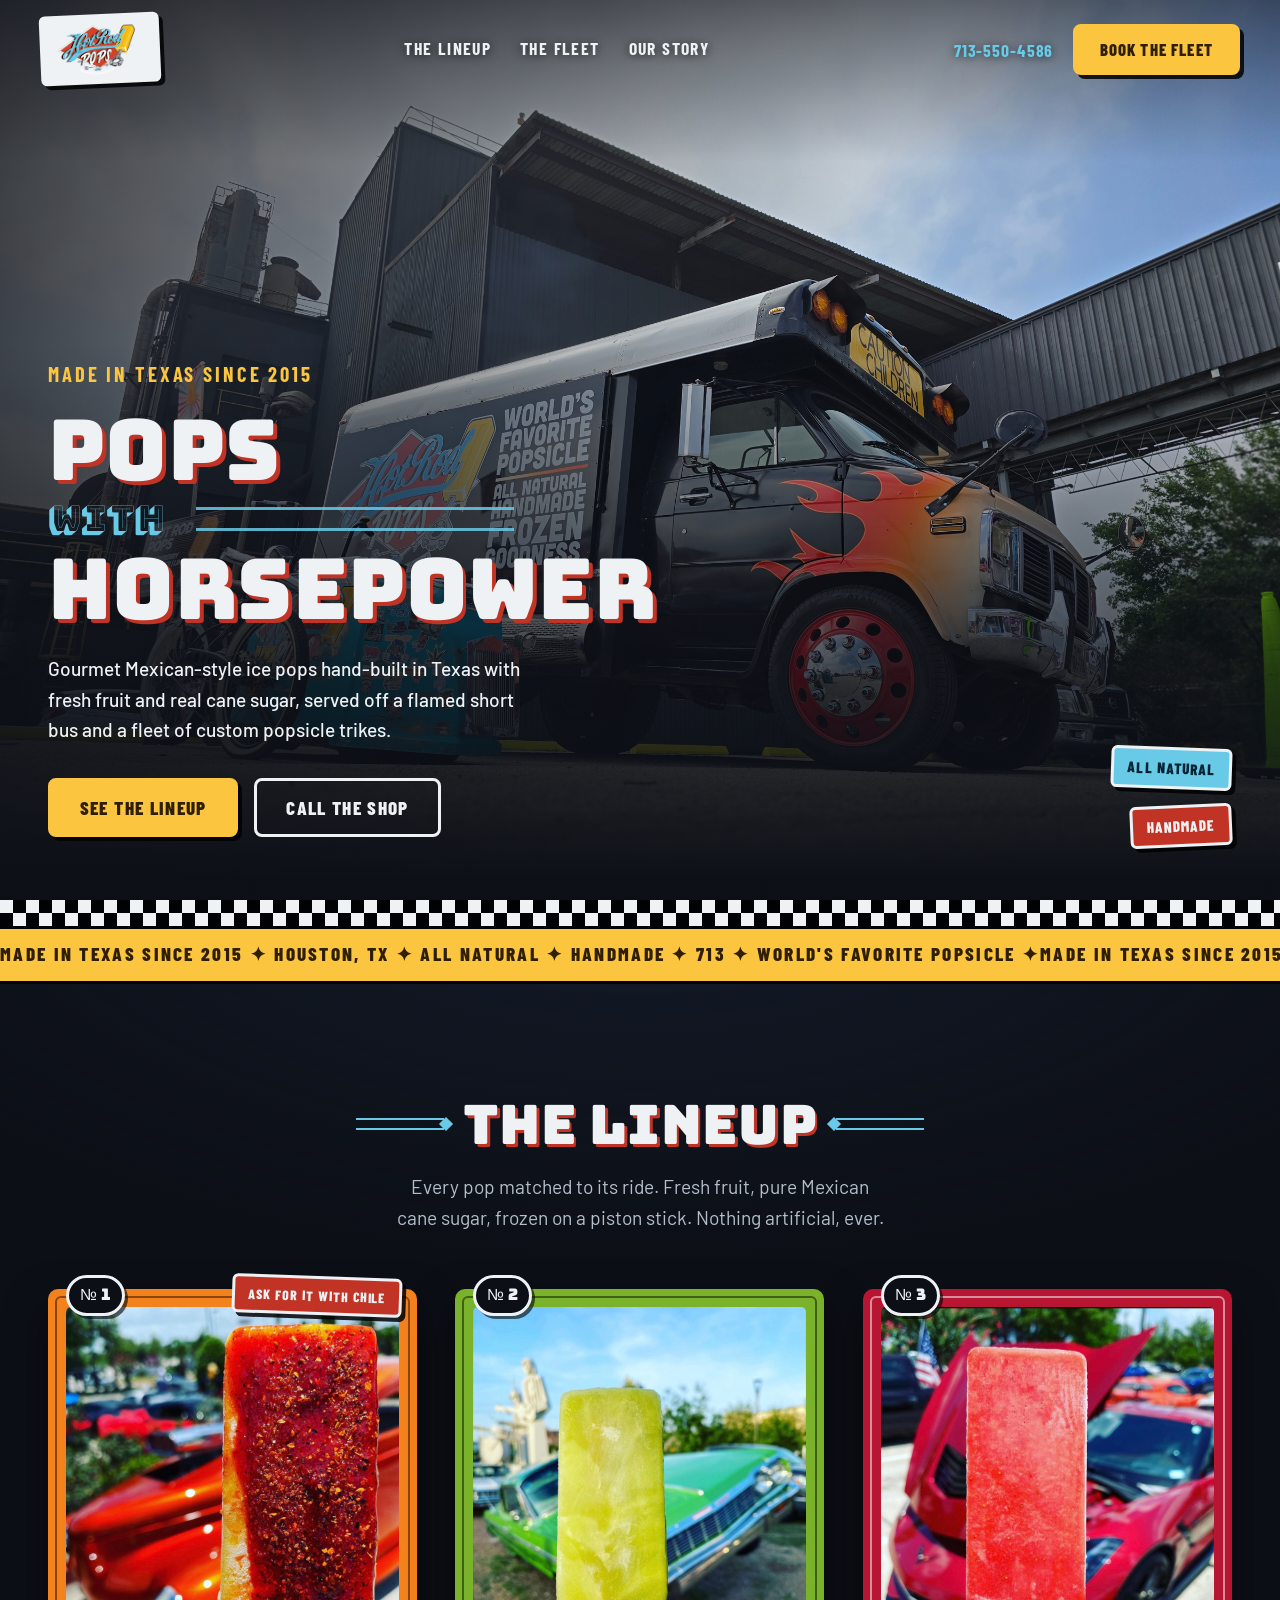
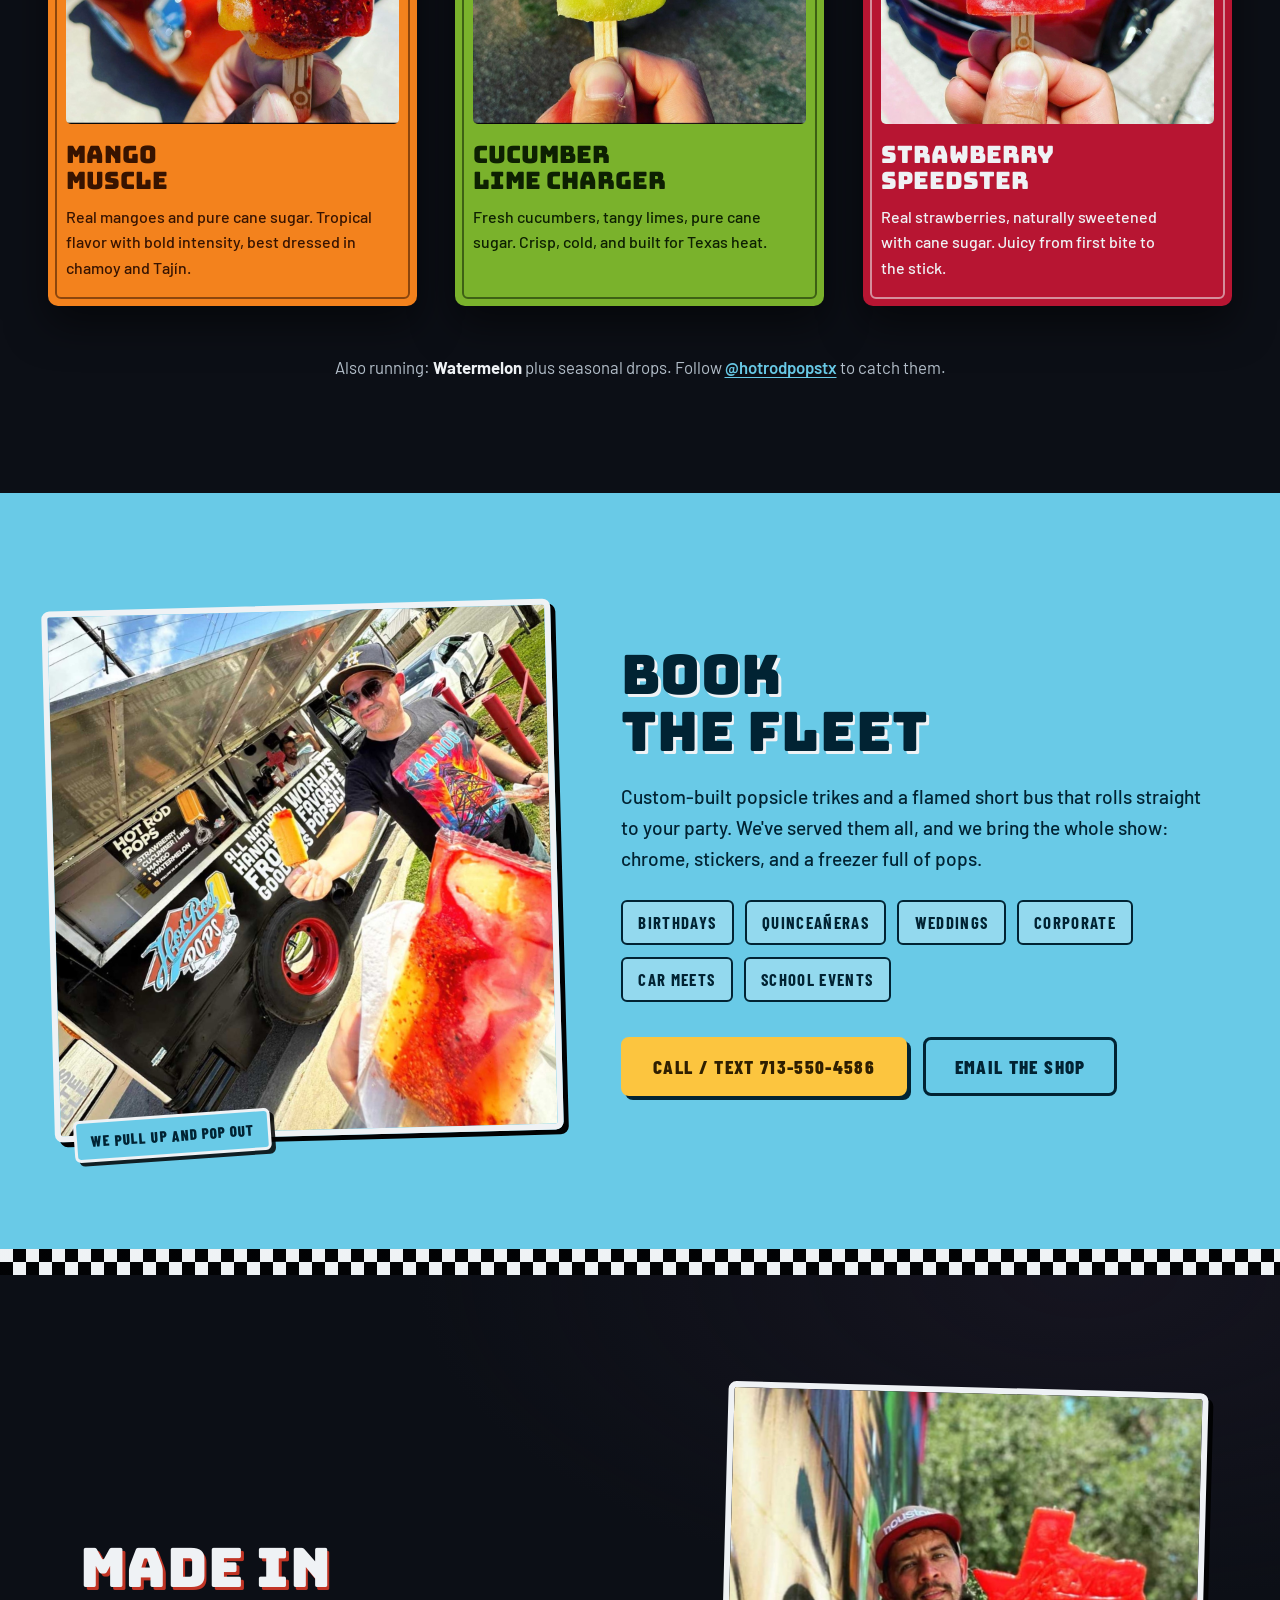
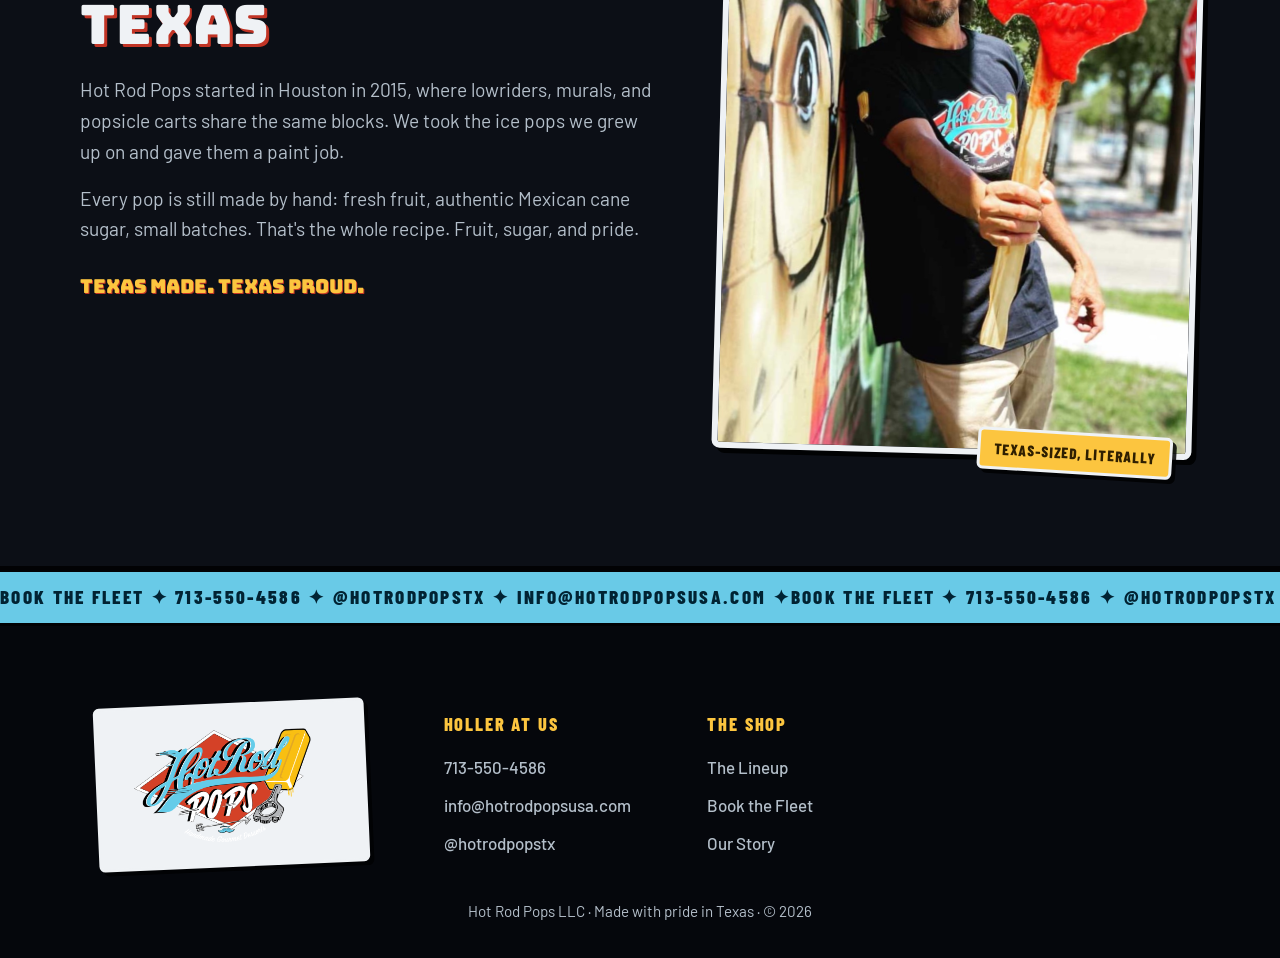
<file: index.html>
<!DOCTYPE html>
<html lang="en">
<head>
  <meta charset="UTF-8">
  <meta name="viewport" content="width=device-width, initial-scale=1.0">
  <title>Hot Rod Pops — Gourmet Ice Pops, Made in Texas</title>
  <meta name="description" content="Handmade Mexican-style ice pops made in Texas since 2015. Fresh fruit, real cane sugar, served off a flamed short bus and custom popsicle trikes. Book the fleet for your next event.">
  <meta property="og:title" content="Hot Rod Pops — Gourmet Ice Pops, Made in Texas">
  <meta property="og:image" content="https://www.hotrodpopsusa.com/assets/fleet.jpg">
  <link rel="icon" href="assets/logo.png" type="image/png">
  <link rel="preconnect" href="https://fonts.googleapis.com">
  <link rel="preconnect" href="https://fonts.gstatic.com" crossorigin>
  <link href="https://fonts.googleapis.com/css2?family=Bungee&family=Bungee+Shade&family=Barlow:ital,wght@0,400;0,500;0,600;1,500&family=Barlow+Condensed:wght@600;700;800&display=swap" rel="stylesheet">
  <link rel="stylesheet" href="styles.css">
</head>
<body>

  <a class="skip-link" href="#flavors">Skip to flavors</a>

  <header class="nav" id="top">
    <a class="nav-logo sticker sticker--tilt-l" href="#top">
      <img src="assets/logo.png" alt="Hot Rod Pops — home" width="112" height="64">
    </a>
    <nav class="nav-links" aria-label="Main">
      <a href="#flavors">The Lineup</a>
      <a href="#fleet">The Fleet</a>
      <a href="#story">Our Story</a>
    </nav>
    <div class="nav-actions">
      <a class="nav-tel" href="tel:+17135504586">713-550-4586</a>
      <a class="btn btn--yellow" href="#fleet">Book the Fleet</a>
    </div>
  </header>

  <main>

    <!-- ============ HERO ============ -->
    <section class="hero">
      <img class="hero-photo" src="assets/fleet.jpg"
           alt="The Hot Rod Pops fleet: a black short bus with airbrushed flames and red steelies, next to the sticker-bombed turquoise popsicle trike" fetchpriority="high">
      <div class="hero-scrim" aria-hidden="true"></div>

      <div class="hero-inner">
        <p class="hero-since reveal">Made in Texas since 2015</p>
        <h1 class="hero-title">
          <span class="hero-line reveal">Pops</span>
          <span class="hero-line hero-line--shade reveal">with</span>
          <span class="hero-line reveal">Horsepower</span>
        </h1>
        <p class="hero-sub reveal">Gourmet Mexican-style ice pops hand-built in Texas with
        fresh fruit and real cane sugar, served off a flamed short bus and a fleet of custom popsicle trikes.</p>
        <div class="hero-cta reveal">
          <a class="btn btn--yellow btn--big" href="#flavors">See the Lineup</a>
          <a class="btn btn--ghost btn--big" href="tel:+17135504586">Call the Shop</a>
        </div>
      </div>

      <div class="hero-stickers" aria-hidden="true">
        <span class="sticker sticker--blue sticker--tilt-r">All natural</span>
        <span class="sticker sticker--red sticker--tilt-l">Handmade</span>
      </div>
    </section>

    <div class="checker-seam" aria-hidden="true"></div>

    <!-- ============ MARQUEE ============ -->
    <div class="marquee" aria-hidden="true">
      <div class="marquee-track">
        <span>Made in Texas since 2015 ✦ Houston, TX ✦ All natural ✦ Handmade ✦ 713 ✦ World's favorite popsicle ✦ </span><span>Made in Texas since 2015 ✦ Houston, TX ✦ All natural ✦ Handmade ✦ 713 ✦ World's favorite popsicle ✦ </span>
      </div>
    </div>

    <!-- ============ FLAVORS ============ -->
    <section class="lineup" id="flavors">
      <div class="lineup-head">
        <h2 class="section-title"><span class="title-pin" aria-hidden="true"></span>The Lineup<span class="title-pin title-pin--flip" aria-hidden="true"></span></h2>
        <p class="lineup-lede">Every pop matched to its ride. Fresh fruit, pure Mexican cane sugar, frozen on a piston stick. Nothing artificial, ever.</p>
      </div>

      <div class="loteria-row">

        <article class="loteria loteria--mango reveal">
          <div class="loteria-frame">
            <span class="loteria-num" aria-hidden="true">№ 1</span>
            <span class="loteria-tag sticker sticker--red sticker--tilt-r">Ask for it with chile</span>
            <figure class="loteria-photo">
              <img src="assets/pop-mango.jpg" loading="lazy"
                   alt="Mango Muscle dressed in chamoy and Tajín, held up in front of a candy-orange hot rod">
            </figure>
            <h3 class="loteria-name">Mango<br>Muscle</h3>
            <p class="loteria-desc">Real mangoes and pure cane sugar. Tropical flavor with bold intensity, best dressed in chamoy and Tajín.</p>
          </div>
        </article>

        <article class="loteria loteria--lime reveal">
          <div class="loteria-frame">
            <span class="loteria-num" aria-hidden="true">№ 2</span>
            <figure class="loteria-photo">
              <img src="assets/pop-cucumber-lime.jpg" loading="lazy"
                   alt="Cucumber Lime Charger held up in front of a lime-green lowrider">
            </figure>
            <h3 class="loteria-name">Cucumber<br>Lime Charger</h3>
            <p class="loteria-desc">Fresh cucumbers, tangy limes, pure cane sugar. Crisp, cold, and built for Texas heat.</p>
          </div>
        </article>

        <article class="loteria loteria--fresa reveal">
          <div class="loteria-frame">
            <span class="loteria-num" aria-hidden="true">№ 3</span>
            <figure class="loteria-photo">
              <img src="assets/pop-strawberry.jpg" loading="lazy"
                   alt="Strawberry Speedster held up in front of a red Corvette with its hood up">
            </figure>
            <h3 class="loteria-name">Strawberry<br>Speedster</h3>
            <p class="loteria-desc">Real strawberries, naturally sweetened with cane sugar. Juicy from first bite to the stick.</p>
          </div>
        </article>

      </div>

      <p class="lineup-more">Also running: <strong>Watermelon</strong> plus seasonal drops.
        Follow <a href="https://www.instagram.com/hotrodpopstx" rel="noopener">@hotrodpopstx</a> to catch them.</p>
    </section>

    <!-- ============ FLEET / BOOKING ============ -->
    <section class="fleet" id="fleet">
      <div class="fleet-grid">
        <figure class="fleet-photo reveal">
          <img src="assets/serving-window.jpg" loading="lazy" width="1340" height="1400"
               alt="A customer in an Astros cap grabbing a mango pop with chamoy at the bus serving window">
          <figcaption class="sticker sticker--blue sticker--tilt-l">We Pull Up and Pop Out</figcaption>
        </figure>
        <div class="fleet-copy">
          <h2 class="section-title section-title--left">Book<br>the Fleet</h2>
          <p>Custom-built popsicle trikes and a flamed short bus that rolls straight to your party. We've served
          them all, and we bring the whole show: chrome, stickers, and a freezer full of pops.</p>
          <ul class="plate-list" role="list">
            <li>Birthdays</li>
            <li>Quinceañeras</li>
            <li>Weddings</li>
            <li>Corporate</li>
            <li>Car meets</li>
            <li>School events</li>
          </ul>
          <div class="fleet-cta">
            <a class="btn btn--yellow btn--big" href="tel:+17135504586">Call / text 713-550-4586</a>
            <a class="btn btn--ghost btn--big" href="mailto:info@hotrodpopsusa.com?subject=Fleet%20booking">Email the shop</a>
          </div>
        </div>
      </div>
    </section>

    <div class="checker-seam" aria-hidden="true"></div>

    <!-- ============ STORY ============ -->
    <section class="story" id="story">
      <div class="story-grid">
        <div class="story-copy">
          <h2 class="section-title section-title--left">Made in<br>Texas</h2>
          <p>Hot Rod Pops started in Houston in 2015, where lowriders, murals, and popsicle carts share
          the same blocks. We took the ice pops we grew up on and gave them a paint job.</p>
          <p>Every pop is still made by hand: fresh fruit, authentic Mexican cane sugar, small batches. That's
          the whole recipe. Fruit, sugar, and pride.</p>
          <p class="story-callout">Texas made. Texas proud.</p>
        </div>
        <figure class="story-photo reveal">
          <img src="assets/founder-mural.jpg" loading="lazy" width="1000" height="1400"
               alt="The founder in a Houston cap, leaning on a mural, holding a giant Texas-shaped strawberry ice pop">
          <figcaption class="sticker sticker--yellow sticker--tilt-r">Texas-sized, literally</figcaption>
        </figure>
      </div>
    </section>

    <!-- ============ CONTACT / FOOTER ============ -->
    <footer class="footer">
      <div class="marquee marquee--footer" aria-hidden="true">
        <div class="marquee-track">
          <span>Book the fleet ✦ 713-550-4586 ✦ @hotrodpopstx ✦ info@hotrodpopsusa.com ✦ </span><span>Book the fleet ✦ 713-550-4586 ✦ @hotrodpopstx ✦ info@hotrodpopsusa.com ✦ </span>
        </div>
      </div>

      <div class="footer-inner">
        <div class="footer-brand sticker sticker--tilt-l">
          <img src="assets/logo.png" alt="Hot Rod Pops" width="220" height="126">
        </div>
        <div class="footer-cols">
          <div class="footer-col">
            <h3>Holler at us</h3>
            <a href="tel:+17135504586">713-550-4586</a>
            <a href="mailto:info@hotrodpopsusa.com">info@hotrodpopsusa.com</a>
            <a href="https://www.instagram.com/hotrodpopstx" rel="noopener">@hotrodpopstx</a>
          </div>
          <div class="footer-col">
            <h3>The shop</h3>
            <a href="#flavors">The Lineup</a>
            <a href="#fleet">Book the Fleet</a>
            <a href="#story">Our Story</a>
          </div>
        </div>
      </div>
      <p class="footer-legal">Hot Rod Pops LLC · Made with pride in Texas · © 2026</p>
    </footer>

  </main>

  <script src="script.js" defer></script>
</body>
</html>
</file>
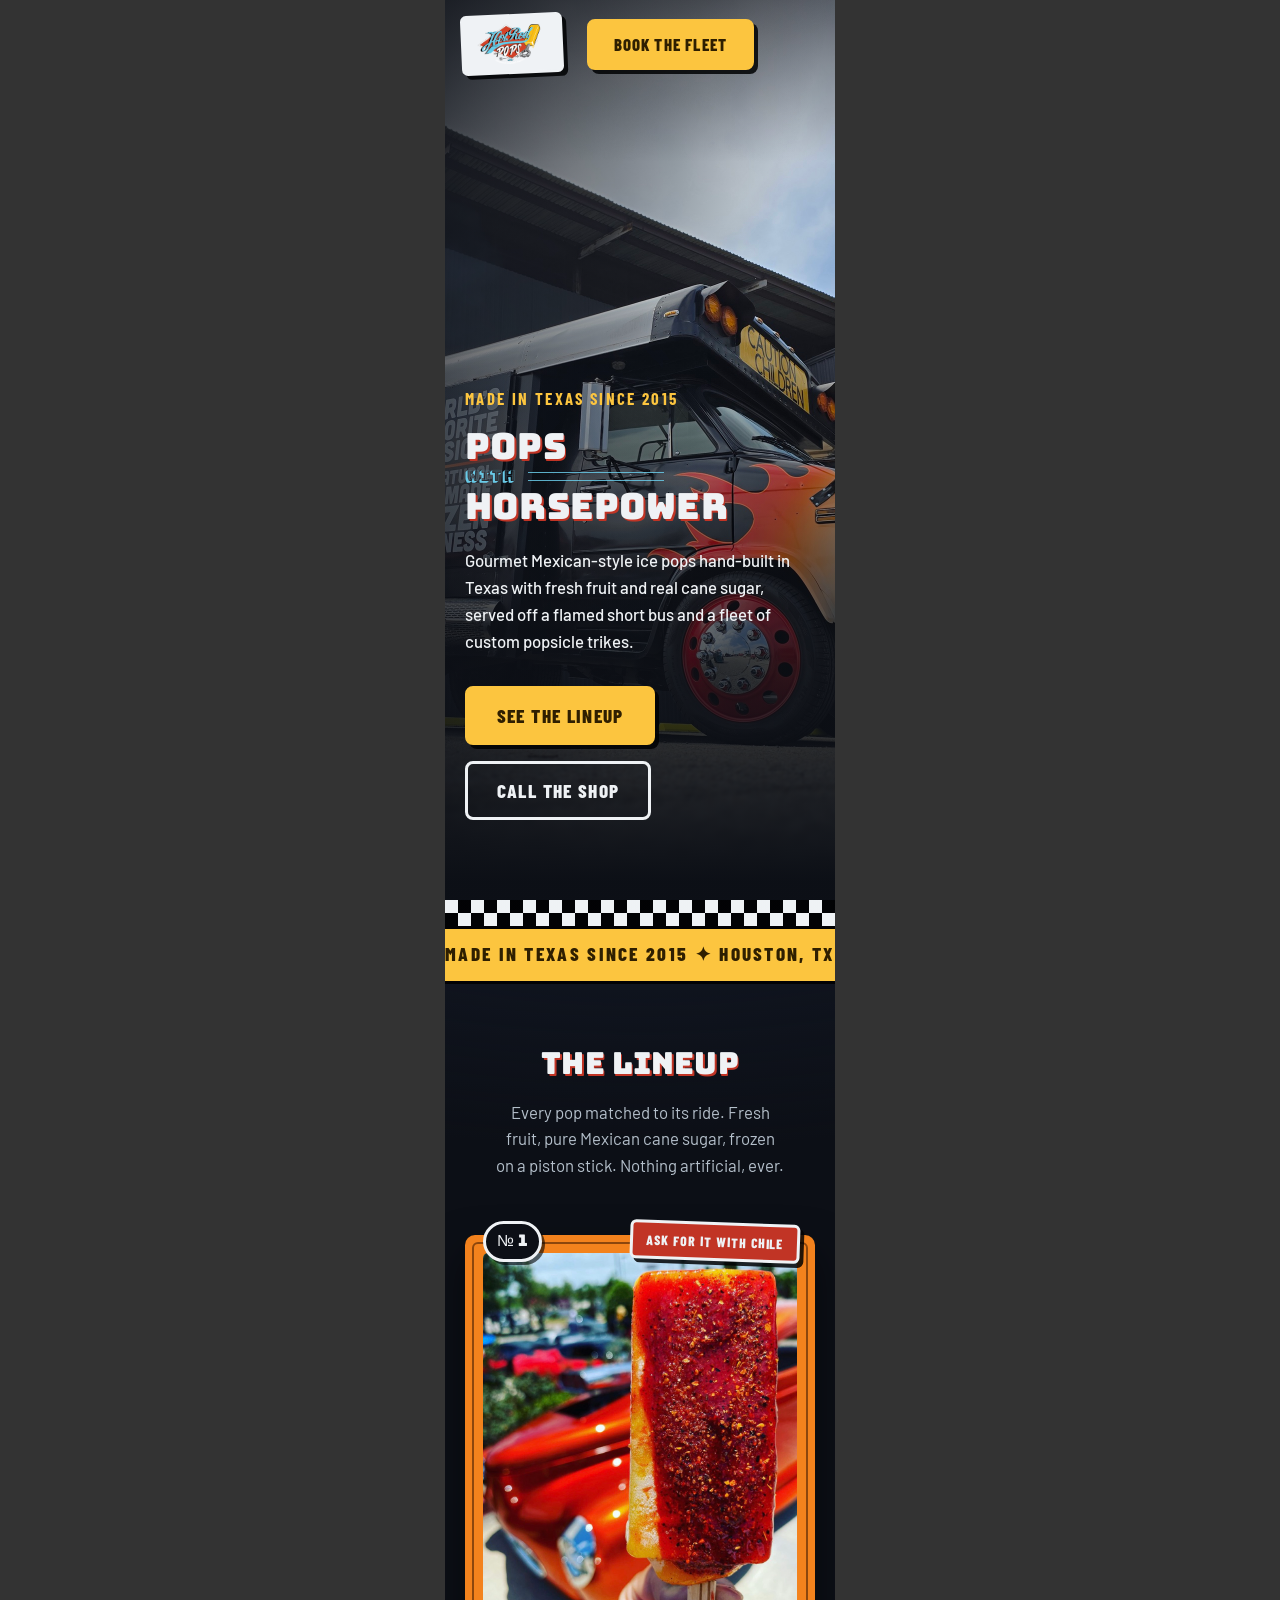
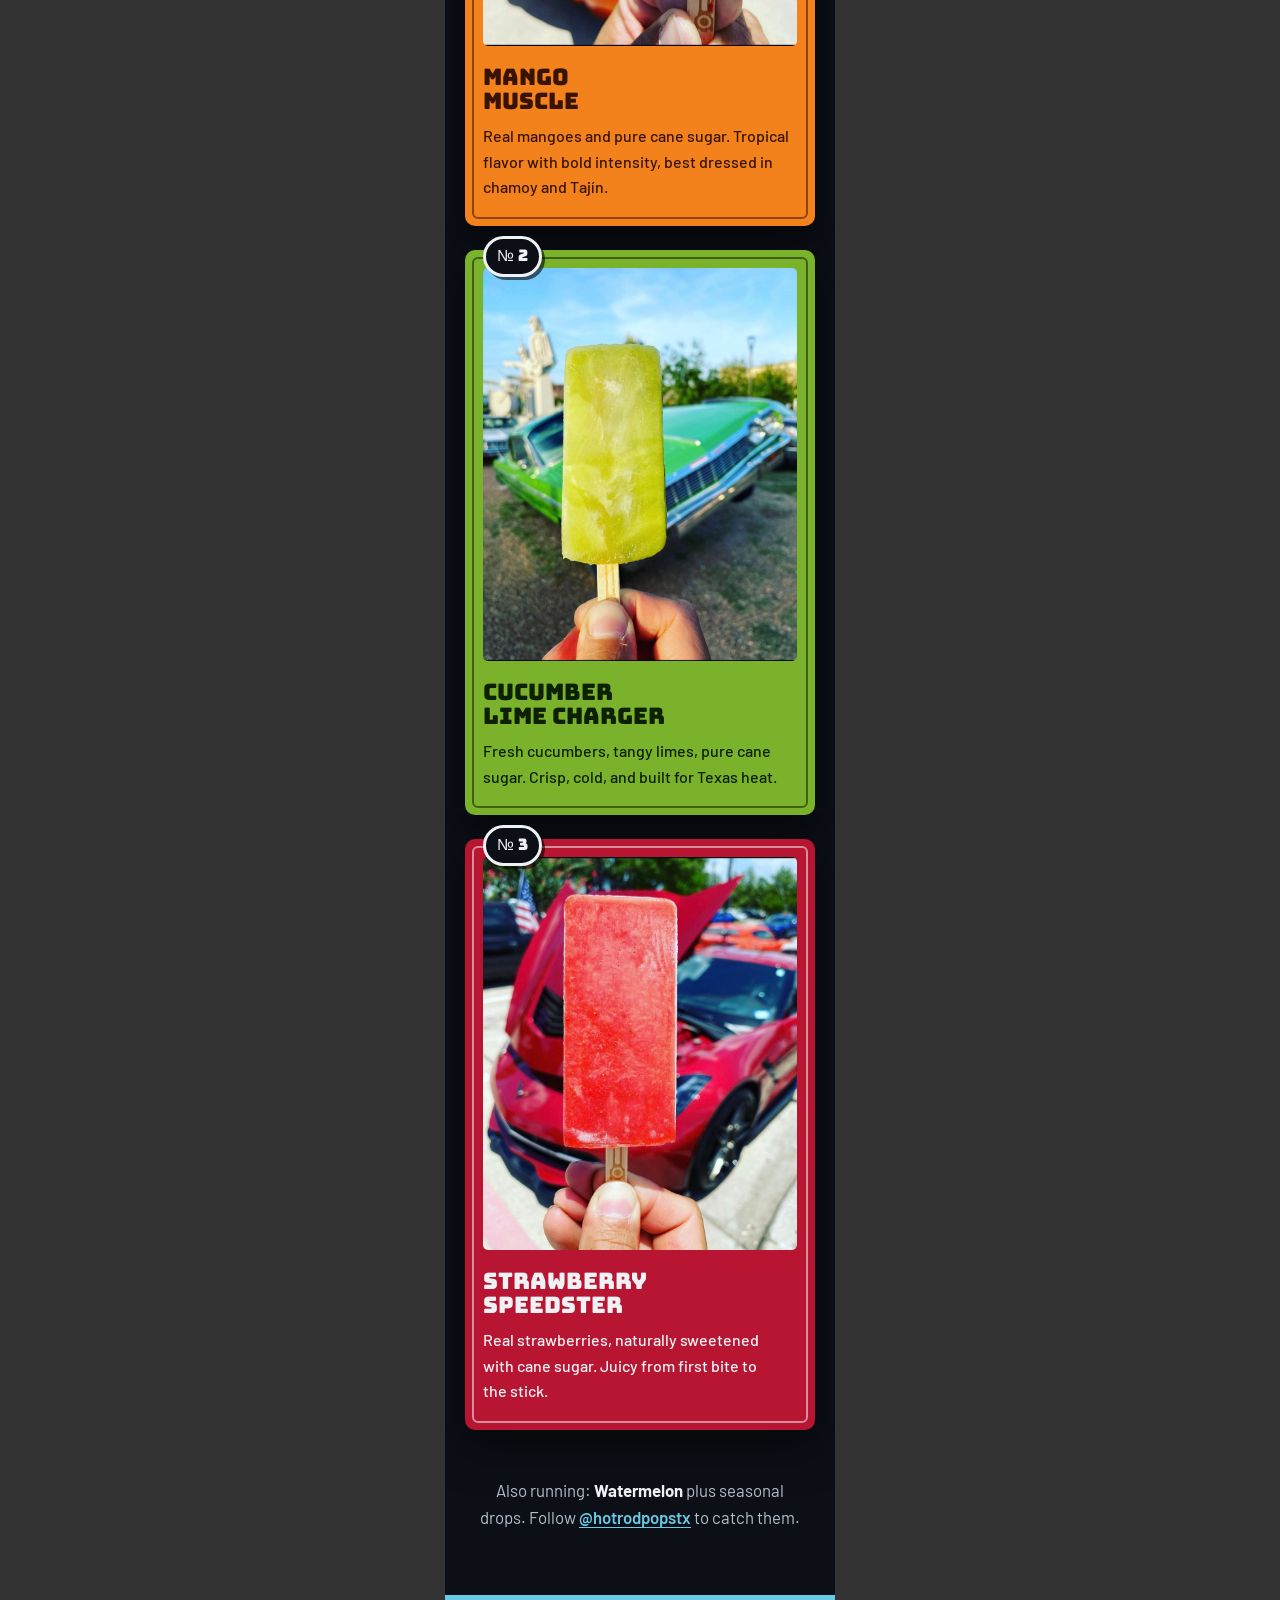
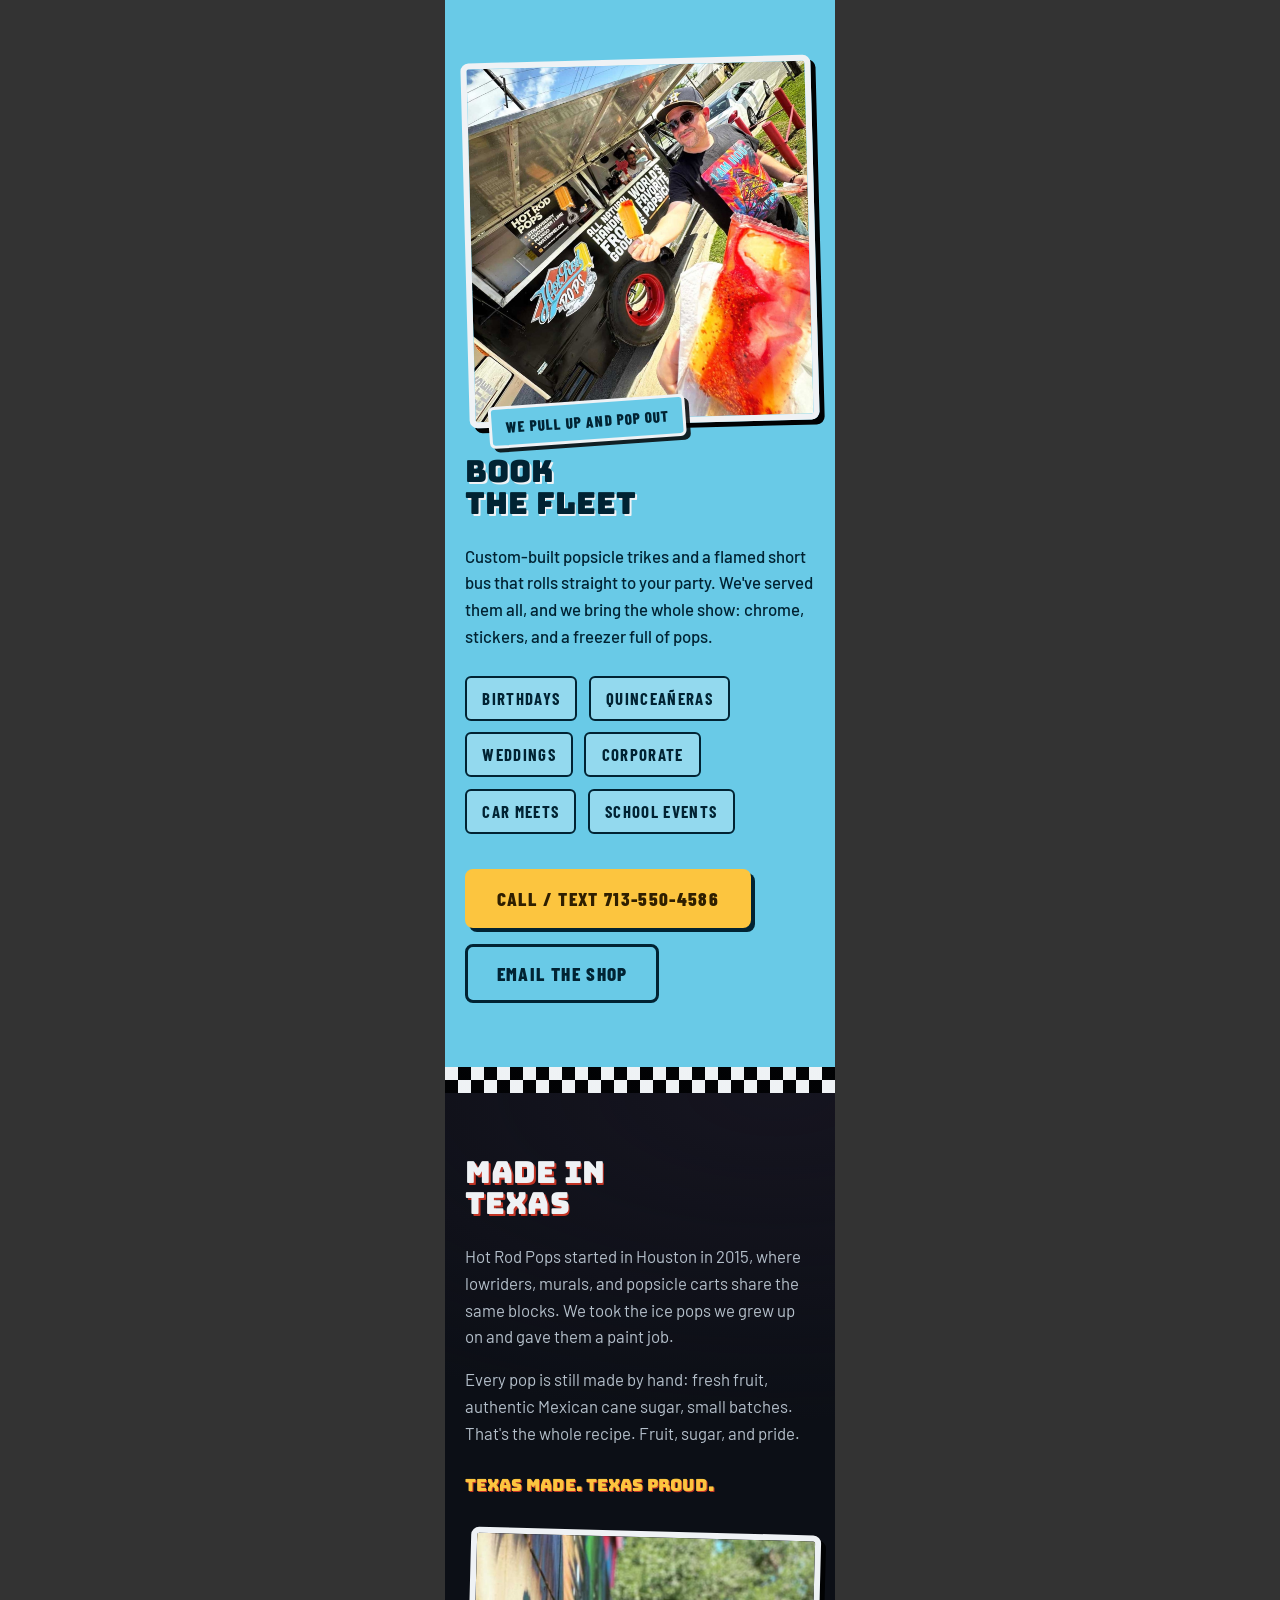
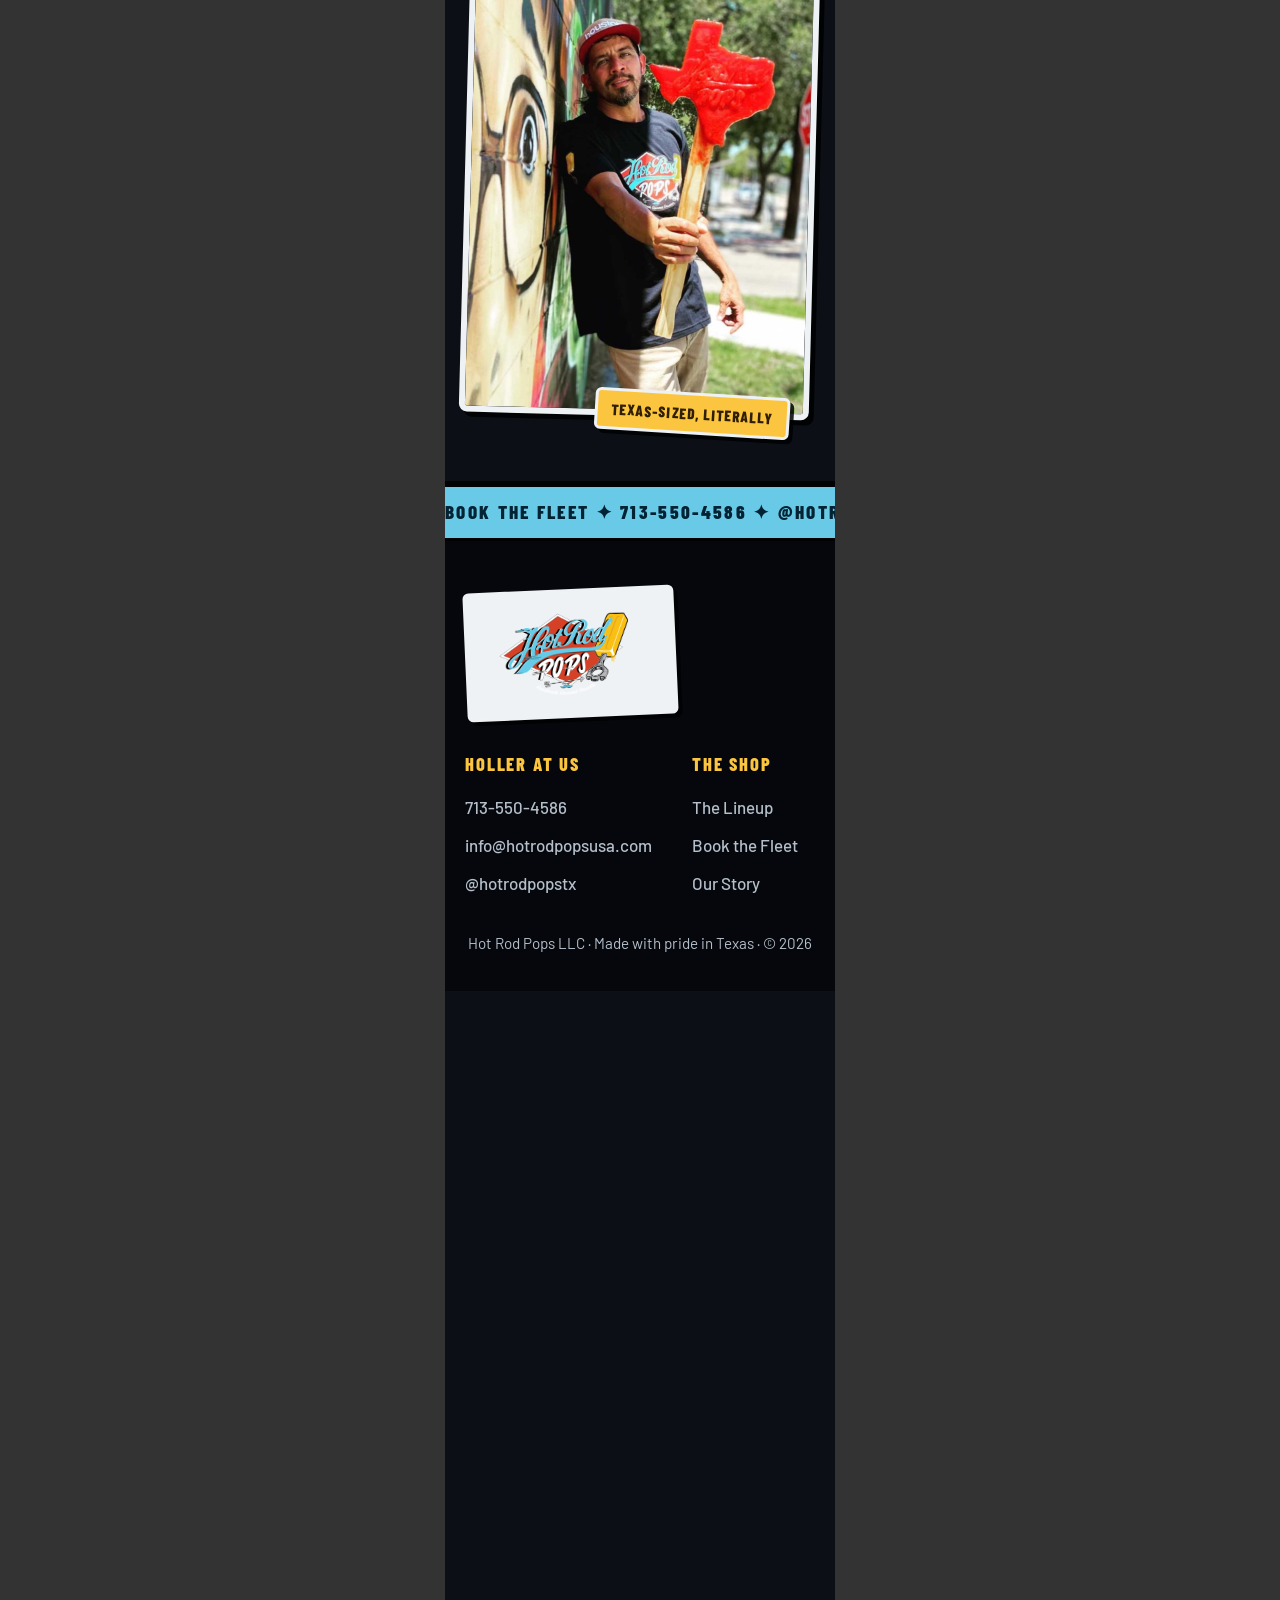
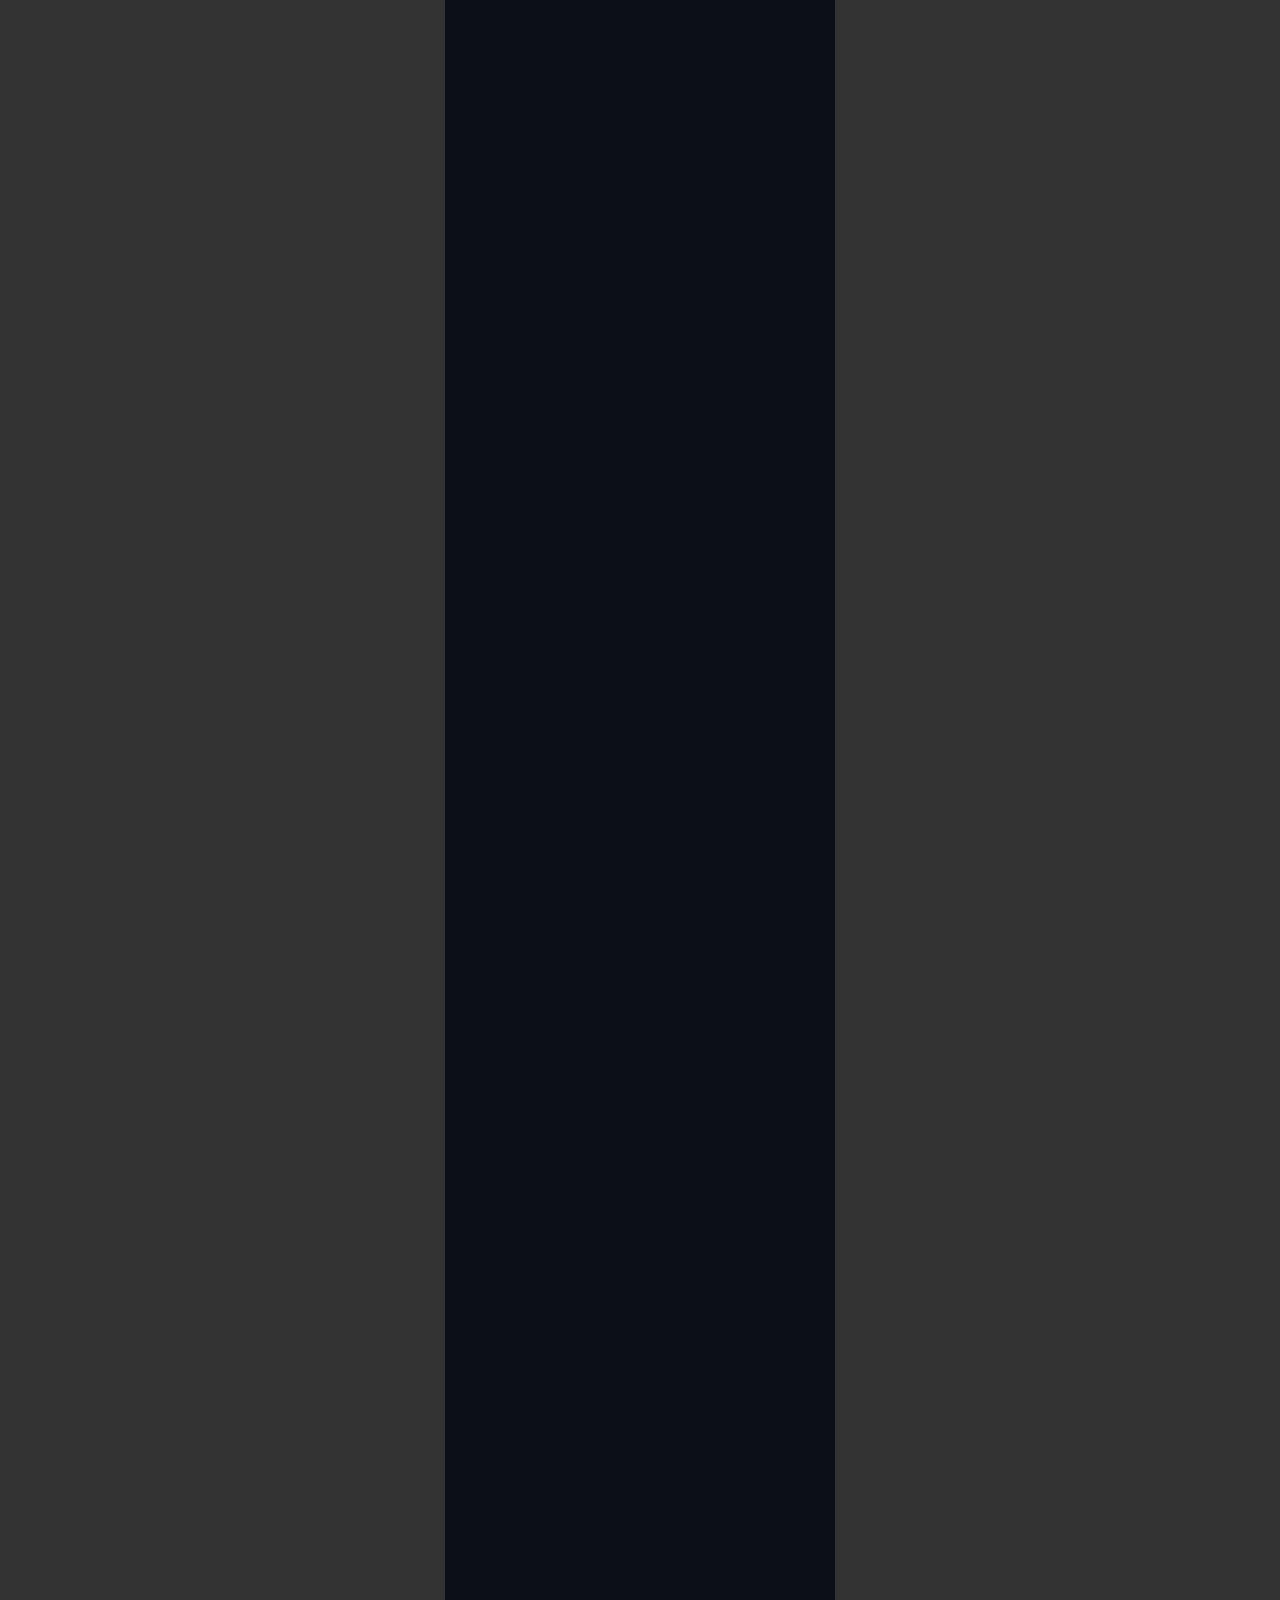
<file: _preview-mobile.html>
<!DOCTYPE html>
<!-- dev-only harness: headless Chrome clamps windows to 500px wide, so we
     render the site inside a real 390px iframe to test mobile layout. -->
<html>
<head><meta charset="utf-8"><style>
  body { margin: 0; background: #333; }
  iframe { display: block; width: 390px; height: 8000px; border: 0; margin: 0 auto; }
</style></head>
<body>
  <iframe src="/?capture"></iframe>
</body>
</html>
</file>
<file: styles.css>
/* ============================================================
   HOT ROD POPS — candy-paint lowrider paletería
   Palette anchored to the 2018 logo + fleet livery.
   ============================================================ */

:root {
  --asphalt:       oklch(0.17 0.015 265);
  --asphalt-2:     oklch(0.22 0.02 265);
  --asphalt-3:     oklch(0.28 0.025 265);
  --chrome:        oklch(0.96 0.005 240);
  --steel:         oklch(0.80 0.02 250);
  --candy-blue:    oklch(0.79 0.10 220);
  --blue-ink:      oklch(0.24 0.05 235);
  --flame-orange:  oklch(0.70 0.19 45);
  --diamond-red:   oklch(0.54 0.18 30);
  --paleta-yellow: oklch(0.85 0.155 85);
  --yellow-ink:    oklch(0.25 0.06 85);

  --mango:      oklch(0.72 0.17 55);
  --mango-ink:  oklch(0.24 0.07 55);
  --lime:       oklch(0.70 0.17 130);
  --lime-ink:   oklch(0.22 0.06 135);
  --fresa:      oklch(0.50 0.19 20);
  --fresa-deep: oklch(0.30 0.11 20);

  --display: "Bungee", "Arial Black", sans-serif;
  --display-shade: "Bungee Shade", "Bungee", sans-serif;
  --cond: "Barlow Condensed", "Arial Narrow", sans-serif;
  --body: "Barlow", "Helvetica Neue", sans-serif;

  --shadow-hard: 5px 5px 0 oklch(0.08 0.01 265);
  --shadow-soft: 0 18px 40px oklch(0.05 0.01 265 / 0.5);

  --z-nav: 30;
  --z-skip: 40;
}

* { margin: 0; padding: 0; box-sizing: border-box; }

html { scroll-behavior: smooth; }
@media (prefers-reduced-motion: reduce) {
  html { scroll-behavior: auto; }
}

body {
  font-family: var(--body);
  font-size: 1.0625rem;
  line-height: 1.6;
  background: var(--asphalt);
  color: var(--chrome);
  overflow-x: clip;
}

img { display: block; max-width: 100%; height: auto; }

h1, h2, h3 { text-wrap: balance; }
p { text-wrap: pretty; }

a { color: inherit; }

:focus-visible {
  outline: 3px solid var(--paleta-yellow);
  outline-offset: 3px;
  border-radius: 2px;
}

::selection { background: var(--paleta-yellow); color: var(--yellow-ink); }

.skip-link {
  position: fixed;
  top: -100px;
  left: 1rem;
  z-index: var(--z-skip);
  background: var(--paleta-yellow);
  color: var(--yellow-ink);
  font-family: var(--cond);
  font-weight: 700;
  text-transform: uppercase;
  letter-spacing: 0.06em;
  padding: 0.6rem 1rem;
  transition: top 0.2s;
}
.skip-link:focus-visible { top: 1rem; }

/* ============ STICKER SYSTEM ============ */

.sticker {
  display: inline-block;
  background: var(--chrome);
  color: var(--asphalt);
  font-family: var(--cond);
  font-weight: 800;
  font-size: 0.95rem;
  text-transform: uppercase;
  letter-spacing: 0.07em;
  padding: 0.35rem 0.85rem;
  border: 3px solid var(--chrome);
  border-radius: 6px;
  box-shadow: 4px 4px 0 oklch(0.08 0.01 265 / 0.85);
  text-decoration: none;
}
.sticker--blue   { background: var(--candy-blue); color: var(--blue-ink); }
.sticker--red    { background: var(--diamond-red); color: var(--chrome); }
.sticker--yellow { background: var(--paleta-yellow); color: var(--yellow-ink); }
.sticker--tilt-l { rotate: -2.5deg; }
.sticker--tilt-r { rotate: 2deg; }

/* ============ BUTTONS ============ */

.btn {
  display: inline-block;
  font-family: var(--cond);
  font-weight: 800;
  text-transform: uppercase;
  letter-spacing: 0.07em;
  font-size: 1.05rem;
  line-height: 1;
  padding: 0.9rem 1.5rem;
  border-radius: 8px;
  text-decoration: none;
  border: 3px solid transparent;
  transition: translate 0.15s cubic-bezier(0.22, 1, 0.36, 1), box-shadow 0.15s cubic-bezier(0.22, 1, 0.36, 1);
}
.btn--big { font-size: 1.2rem; padding: 1.05rem 1.8rem; }
.btn--yellow {
  background: var(--paleta-yellow);
  color: var(--yellow-ink);
  border-color: var(--paleta-yellow);
  box-shadow: 4px 4px 0 oklch(0.08 0.01 265 / 0.85);
}
.btn--ghost {
  border-color: var(--chrome);
  color: var(--chrome);
}
.btn:hover { translate: -2px -2px; box-shadow: 7px 7px 0 oklch(0.08 0.01 265 / 0.85); }
.btn--ghost:hover { box-shadow: 7px 7px 0 oklch(0.08 0.01 265 / 0.4); }
.btn:active { translate: 2px 2px; box-shadow: 1px 1px 0 oklch(0.08 0.01 265 / 0.85); }

/* ============ NAV ============ */

.nav {
  position: fixed;
  inset: 0 0 auto 0;
  z-index: var(--z-nav);
  display: flex;
  align-items: center;
  gap: 1.5rem;
  padding: 0.9rem clamp(1rem, 4vw, 2.5rem);
  transition: background 0.3s, box-shadow 0.3s;
}
.nav.scrolled {
  background: oklch(0.17 0.015 265 / 0.92);
  backdrop-filter: blur(10px);
  box-shadow: 0 1px 0 oklch(1 0 0 / 0.08);
}

.nav-logo {
  background: var(--chrome);
  padding: 0.3rem 0.55rem;
  line-height: 0;
  flex-shrink: 0;
}
.nav-logo img { width: 96px; height: auto; }

.nav-links {
  display: flex;
  gap: 1.6rem;
  margin-inline: auto;
}
.nav-links a {
  font-family: var(--cond);
  font-weight: 700;
  font-size: 1.1rem;
  text-transform: uppercase;
  letter-spacing: 0.08em;
  text-decoration: none;
  color: var(--chrome);
  padding: 0.3rem 0.1rem;
  border-bottom: 3px solid transparent;
  text-shadow: 0 1px 10px oklch(0.08 0.01 265 / 0.7);
}
.nav-links a:hover { border-bottom-color: var(--paleta-yellow); }

.nav-actions {
  display: flex;
  align-items: center;
  gap: 1.2rem;
  margin-left: auto;
}
.nav-links + .nav-actions { margin-left: 0; }
.nav-tel {
  font-family: var(--cond);
  font-weight: 700;
  font-size: 1.1rem;
  letter-spacing: 0.05em;
  text-decoration: none;
  color: var(--candy-blue);
  text-shadow: 0 1px 10px oklch(0.08 0.01 265 / 0.7);
}
.nav-tel:hover { color: var(--paleta-yellow); }

@media (max-width: 760px) {
  .nav-links, .nav-tel { display: none; }
  .nav-logo img { width: 78px; }
}

/* ============ HERO ============ */

.hero {
  position: relative;
  min-height: 100svh;
  display: flex;
  align-items: flex-end;
}

.hero-photo {
  position: absolute;
  inset: 0;
  width: 100%;
  height: 100%;
  object-fit: cover;
  object-position: 62% 40%;
}

.hero-scrim {
  position: absolute;
  inset: 0;
  background:
    linear-gradient(to top, var(--asphalt) 2%, oklch(0.17 0.015 265 / 0.72) 26%, transparent 62%),
    linear-gradient(105deg, oklch(0.17 0.015 265 / 0.82) 0%, oklch(0.17 0.015 265 / 0.35) 38%, transparent 62%),
    linear-gradient(to bottom, oklch(0.17 0.015 265 / 0.55) 0%, transparent 18%);
}

.hero-inner {
  position: relative;
  padding: clamp(6.5rem, 12vh, 9rem) clamp(1.25rem, 4.5vw, 3rem) clamp(3rem, 7vh, 5rem);
  max-width: 68rem;
}

.hero-since {
  font-family: var(--cond);
  font-weight: 700;
  font-size: clamp(1.05rem, 1.6vw, 1.3rem);
  text-transform: uppercase;
  letter-spacing: 0.14em;
  color: var(--paleta-yellow);
  margin-bottom: 1rem;
}

.hero-title {
  font-family: var(--display);
  font-weight: 400;
  text-transform: uppercase;
  font-size: clamp(2.25rem, 6.8vw, 5.25rem);
  line-height: 1.02;
  letter-spacing: 0.005em;
  color: var(--chrome);
  text-shadow: 0.045em 0.045em 0 var(--diamond-red);
}
.hero-line { display: block; }
.hero-line--shade {
  font-family: var(--display-shade);
  font-size: 0.42em;
  color: var(--candy-blue);
  text-shadow: none;
  margin: 0.25em 0;
  display: flex;
  align-items: center;
  gap: 0.9em;
}
.hero-line--shade::after {
  content: "";
  flex: 0 1 9em;
  height: 0.5em;
  border-block: 0.09em solid var(--candy-blue);
  opacity: 0.85;
}

.hero-sub {
  max-width: 44ch;
  margin-top: 1.4rem;
  font-size: clamp(1.05rem, 1.5vw, 1.25rem);
  font-weight: 500;
  color: var(--chrome);
}

.hero-cta {
  display: flex;
  flex-wrap: wrap;
  gap: 1rem;
  margin-top: 2rem;
}

.hero-stickers {
  position: absolute;
  right: clamp(1rem, 4vw, 3rem);
  bottom: clamp(2.5rem, 6vh, 4.5rem);
  display: flex;
  flex-direction: column;
  gap: 1rem;
  align-items: flex-end;
}
@media (max-width: 900px) { .hero-stickers { display: none; } }

/* ============ CHECKER SEAM ============ */

.checker-seam {
  height: 26px;
  background:
    repeating-conic-gradient(oklch(0.09 0.01 265) 0% 25%, var(--chrome) 0% 50%)
    0 0 / 26px 26px;
}

/* ============ MARQUEE ============ */

.marquee {
  background: var(--paleta-yellow);
  color: var(--yellow-ink);
  overflow: hidden;
  padding-block: 0.65rem;
  border-block: 3px solid oklch(0.09 0.01 265);
}
.marquee--footer {
  background: var(--candy-blue);
  color: var(--blue-ink);
}
.marquee-track {
  display: flex;
  width: max-content;
  white-space: nowrap;
  font-family: var(--cond);
  font-weight: 800;
  font-size: 1.2rem;
  text-transform: uppercase;
  letter-spacing: 0.12em;
  animation: marquee 26s linear infinite;
}
@keyframes marquee {
  to { transform: translateX(-50%); }
}
@media (prefers-reduced-motion: reduce) {
  .marquee-track { animation: none; }
}

/* ============ SECTION TITLES ============ */

.section-title {
  font-family: var(--display);
  font-weight: 400;
  text-transform: uppercase;
  font-size: clamp(1.9rem, 4.6vw, 3.4rem);
  line-height: 1.05;
  letter-spacing: 0.005em;
  color: var(--chrome);
  text-shadow: 0.05em 0.05em 0 var(--diamond-red);
  display: flex;
  align-items: center;
  justify-content: center;
  gap: 1.2rem;
  text-align: center;
}
.section-title--left {
  justify-content: flex-start;
  text-align: left;
}

/* pinstripe flourish beside centered titles */
.title-pin {
  flex: 0 1 5.5rem;
  height: 12px;
  border-block: 2px solid var(--candy-blue);
  position: relative;
}
.title-pin::after {
  content: "";
  position: absolute;
  right: -7px;
  top: 50%;
  width: 10px;
  height: 10px;
  translate: 0 -50%;
  rotate: 45deg;
  background: var(--candy-blue);
}
.title-pin--flip { scale: -1 1; }
@media (max-width: 560px) { .title-pin { display: none; } }

/* ============ LINEUP / LOTERÍA ============ */

.lineup {
  padding: clamp(4rem, 9vw, 7rem) clamp(1.25rem, 4vw, 3rem);
  background:
    radial-gradient(90rem 40rem at 50% -10%, oklch(0.22 0.03 265) 0%, transparent 60%),
    var(--asphalt);
}

.lineup-head { max-width: 46rem; margin: 0 auto 3.5rem; text-align: center; }
.lineup-lede {
  margin-top: 1.2rem;
  font-size: clamp(1.05rem, 1.5vw, 1.2rem);
  color: var(--steel);
}
.lineup-lede, .lineup-more { text-wrap: balance; }

.loteria-row {
  display: grid;
  grid-template-columns: repeat(auto-fit, minmax(290px, 1fr));
  gap: clamp(1.5rem, 3vw, 2.5rem);
  max-width: 74rem;
  margin: 0 auto;
  align-items: stretch;
}

.loteria { container-type: inline-size; }

.loteria-frame {
  position: relative;
  height: 100%;
  display: flex;
  flex-direction: column;
  padding: 1.1rem 1.1rem 1.6rem;
  border-radius: 10px;
  box-shadow: var(--shadow-soft);
  transition: translate 0.25s cubic-bezier(0.22, 1, 0.36, 1), box-shadow 0.25s cubic-bezier(0.22, 1, 0.36, 1);
}
/* lotería double inner border */
.loteria-frame::before {
  content: "";
  position: absolute;
  inset: 7px;
  border: 2px solid currentColor;
  border-radius: 6px;
  opacity: 0.55;
  pointer-events: none;
}
.loteria:hover .loteria-frame { translate: 0 -8px; box-shadow: 0 26px 50px oklch(0.05 0.01 265 / 0.6); }

.loteria--mango .loteria-frame { background: var(--mango); color: var(--mango-ink); }
.loteria--lime  .loteria-frame { background: var(--lime);  color: var(--lime-ink); }
.loteria--fresa .loteria-frame { background: var(--fresa); color: var(--chrome); }

.loteria-num {
  position: absolute;
  top: -0.9rem;
  left: 1.1rem;
  z-index: 1;
  font-family: var(--display);
  font-size: 1rem;
  background: var(--asphalt);
  color: var(--chrome);
  border: 3px solid var(--chrome);
  border-radius: 999px;
  padding: 0.3rem 0.7rem;
  box-shadow: 3px 3px 0 oklch(0.08 0.01 265 / 0.6);
}

.loteria-tag {
  position: absolute;
  top: -0.8rem;
  right: 0.9rem;
  z-index: 1;
  font-size: 0.85rem;
}

.loteria-photo {
  overflow: hidden;
  border-radius: 5px;
  aspect-ratio: 4 / 5;
}
.loteria-photo img {
  width: 100%;
  height: 100%;
  object-fit: cover;
  transition: scale 0.4s cubic-bezier(0.22, 1, 0.36, 1);
}
.loteria:hover .loteria-photo img { scale: 1.04; }

.loteria-name {
  font-family: var(--display);
  font-weight: 400;
  text-transform: uppercase;
  font-size: clamp(1.35rem, 6.5cqw, 1.7rem);
  line-height: 1.08;
  margin-top: 1.15rem;
}

.loteria-desc {
  margin-top: 0.6rem;
  font-weight: 500;
  font-size: 1rem;
  max-width: 34ch;
}

.lineup-more {
  margin: 3rem auto 0;
  max-width: 46rem;
  text-align: center;
  font-size: 1.05rem;
  color: var(--steel);
}
.lineup-more strong { color: var(--chrome); }
.lineup-more a {
  color: var(--candy-blue);
  font-weight: 600;
  text-underline-offset: 3px;
}
.lineup-more a:hover { color: var(--paleta-yellow); }

/* ============ FLEET (candy-blue drench) ============ */

.fleet {
  background: var(--candy-blue);
  color: var(--blue-ink);
  padding: clamp(4rem, 9vw, 7rem) clamp(1.25rem, 4vw, 3rem);
}

.fleet-grid {
  display: grid;
  grid-template-columns: minmax(0, 5fr) minmax(0, 6fr);
  gap: clamp(2rem, 5vw, 4.5rem);
  max-width: 74rem;
  margin: 0 auto;
  align-items: center;
}
@media (max-width: 860px) { .fleet-grid { grid-template-columns: 1fr; } }

.fleet-photo {
  position: relative;
  rotate: -1.5deg;
}
.fleet-photo img {
  border: 6px solid var(--chrome);
  border-radius: 8px;
  box-shadow: var(--shadow-hard);
}
.fleet-photo figcaption {
  position: absolute;
  bottom: -1rem;
  left: 1.2rem;
}

.fleet-copy .section-title {
  color: var(--blue-ink);
  text-shadow: 0.05em 0.05em 0 var(--chrome);
  margin-bottom: 1.4rem;
}
.fleet-copy p {
  font-size: clamp(1.05rem, 1.5vw, 1.2rem);
  font-weight: 500;
  max-width: 54ch;
}

.plate-list {
  list-style: none;
  display: flex;
  flex-wrap: wrap;
  gap: 0.7rem;
  margin-top: 1.6rem;
}
.plate-list li {
  font-family: var(--cond);
  font-weight: 700;
  font-size: 1.05rem;
  text-transform: uppercase;
  letter-spacing: 0.08em;
  padding: 0.45rem 0.95rem;
  border: 2.5px solid var(--blue-ink);
  border-radius: 6px;
  background: oklch(1 0 0 / 0.28);
}

.fleet-cta {
  display: flex;
  flex-wrap: wrap;
  gap: 1rem;
  margin-top: 2.2rem;
}
.fleet .btn--ghost { border-color: var(--blue-ink); color: var(--blue-ink); }
.fleet .btn--yellow { box-shadow: 4px 4px 0 var(--blue-ink); }
.fleet .btn--yellow:hover { box-shadow: 7px 7px 0 var(--blue-ink); }
.fleet .btn--ghost:hover { box-shadow: 7px 7px 0 oklch(0.24 0.05 235 / 0.35); }

/* ============ STORY ============ */

.story {
  padding: clamp(4rem, 9vw, 7rem) clamp(1.25rem, 4vw, 3rem);
  background:
    radial-gradient(70rem 34rem at 85% 0%, oklch(0.23 0.03 300 / 0.5) 0%, transparent 60%),
    var(--asphalt);
}

.story-grid {
  display: grid;
  grid-template-columns: minmax(0, 6fr) minmax(0, 5fr);
  gap: clamp(2rem, 5vw, 4.5rem);
  max-width: 70rem;
  margin: 0 auto;
  align-items: center;
}
@media (max-width: 860px) {
  .story-grid { grid-template-columns: 1fr; }
  .story-photo { order: 2; max-width: 30rem; }
}

.story-copy .section-title { margin-bottom: 1.4rem; }
.story-copy p {
  max-width: 58ch;
  color: var(--steel);
  font-size: clamp(1.05rem, 1.5vw, 1.2rem);
}
.story-copy p + p { margin-top: 1rem; }
.story-copy p strong { color: var(--chrome); }

.story-callout {
  font-family: var(--display);
  text-transform: uppercase;
  font-size: clamp(1.5rem, 3vw, 2.2rem);
  color: var(--paleta-yellow) !important;
  margin-top: 1.6rem !important;
  text-shadow: 0.05em 0.05em 0 var(--diamond-red);
}

.story-photo {
  position: relative;
  rotate: 1.5deg;
}
.story-photo img {
  border: 6px solid var(--chrome);
  border-radius: 8px;
  box-shadow: var(--shadow-hard);
}
.story-photo figcaption {
  position: absolute;
  bottom: -1rem;
  right: 1.2rem;
}

/* ============ FOOTER ============ */

.footer {
  border-top: 3px solid oklch(0.09 0.01 265);
  background: oklch(0.13 0.012 265);
}

.footer-inner {
  display: flex;
  flex-wrap: wrap;
  align-items: center;
  gap: clamp(2rem, 6vw, 5rem);
  max-width: 74rem;
  margin: 0 auto;
  padding: clamp(3rem, 6vw, 5rem) clamp(1.25rem, 4vw, 3rem) 2rem;
}

.footer-brand { padding: 1rem 1.4rem; line-height: 0; }
.footer-brand img { width: clamp(160px, 22vw, 220px); height: auto; }

.footer-cols {
  display: flex;
  flex-wrap: wrap;
  gap: clamp(2.5rem, 6vw, 5rem);
}
.footer-col { display: flex; flex-direction: column; gap: 0.55rem; }
.footer-col h3 {
  font-family: var(--cond);
  font-weight: 800;
  font-size: 1.15rem;
  text-transform: uppercase;
  letter-spacing: 0.1em;
  color: var(--paleta-yellow);
  margin-bottom: 0.35rem;
}
.footer-col a {
  text-decoration: none;
  color: var(--steel);
  font-weight: 500;
  width: fit-content;
  border-bottom: 2px solid transparent;
}
.footer-col a:hover { color: var(--chrome); border-bottom-color: var(--candy-blue); }

.footer-legal {
  text-align: center;
  color: var(--steel);
  font-size: 0.95rem;
  padding: 0 1.25rem 2.2rem;
}

/* ============ REVEALS (enhance-only, JS-gated) ============ */

html.js .reveal {
  opacity: 0;
  translate: 0 20px;
  transition: opacity 0.7s cubic-bezier(0.22, 1, 0.36, 1), translate 0.7s cubic-bezier(0.22, 1, 0.36, 1);
}
html.js .reveal.in { opacity: 1; translate: 0 0; }

/* hero entrance stagger */
html.js .hero .reveal:nth-child(1) { transition-delay: 0.05s; }
html.js .hero-title .reveal:nth-child(1),
html.js .hero-title .hero-line:nth-child(1) { transition-delay: 0.12s; }
html.js .hero-title .hero-line:nth-child(2) { transition-delay: 0.22s; }
html.js .hero-title .hero-line:nth-child(3) { transition-delay: 0.3s; }
html.js .hero-sub { transition-delay: 0.45s; }
html.js .hero-cta { transition-delay: 0.55s; }

/* headless screenshot runs: fixed hero height, no reveal gating */
html.capture .hero { min-height: 900px; }

@media (prefers-reduced-motion: reduce) {
  html.js .reveal {
    opacity: 1;
    translate: 0 0;
    transition: none;
  }
  .loteria:hover .loteria-frame { translate: 0 0; }
  .loteria:hover .loteria-photo img { scale: 1; }
  .btn { transition: none; }
}
</file>
